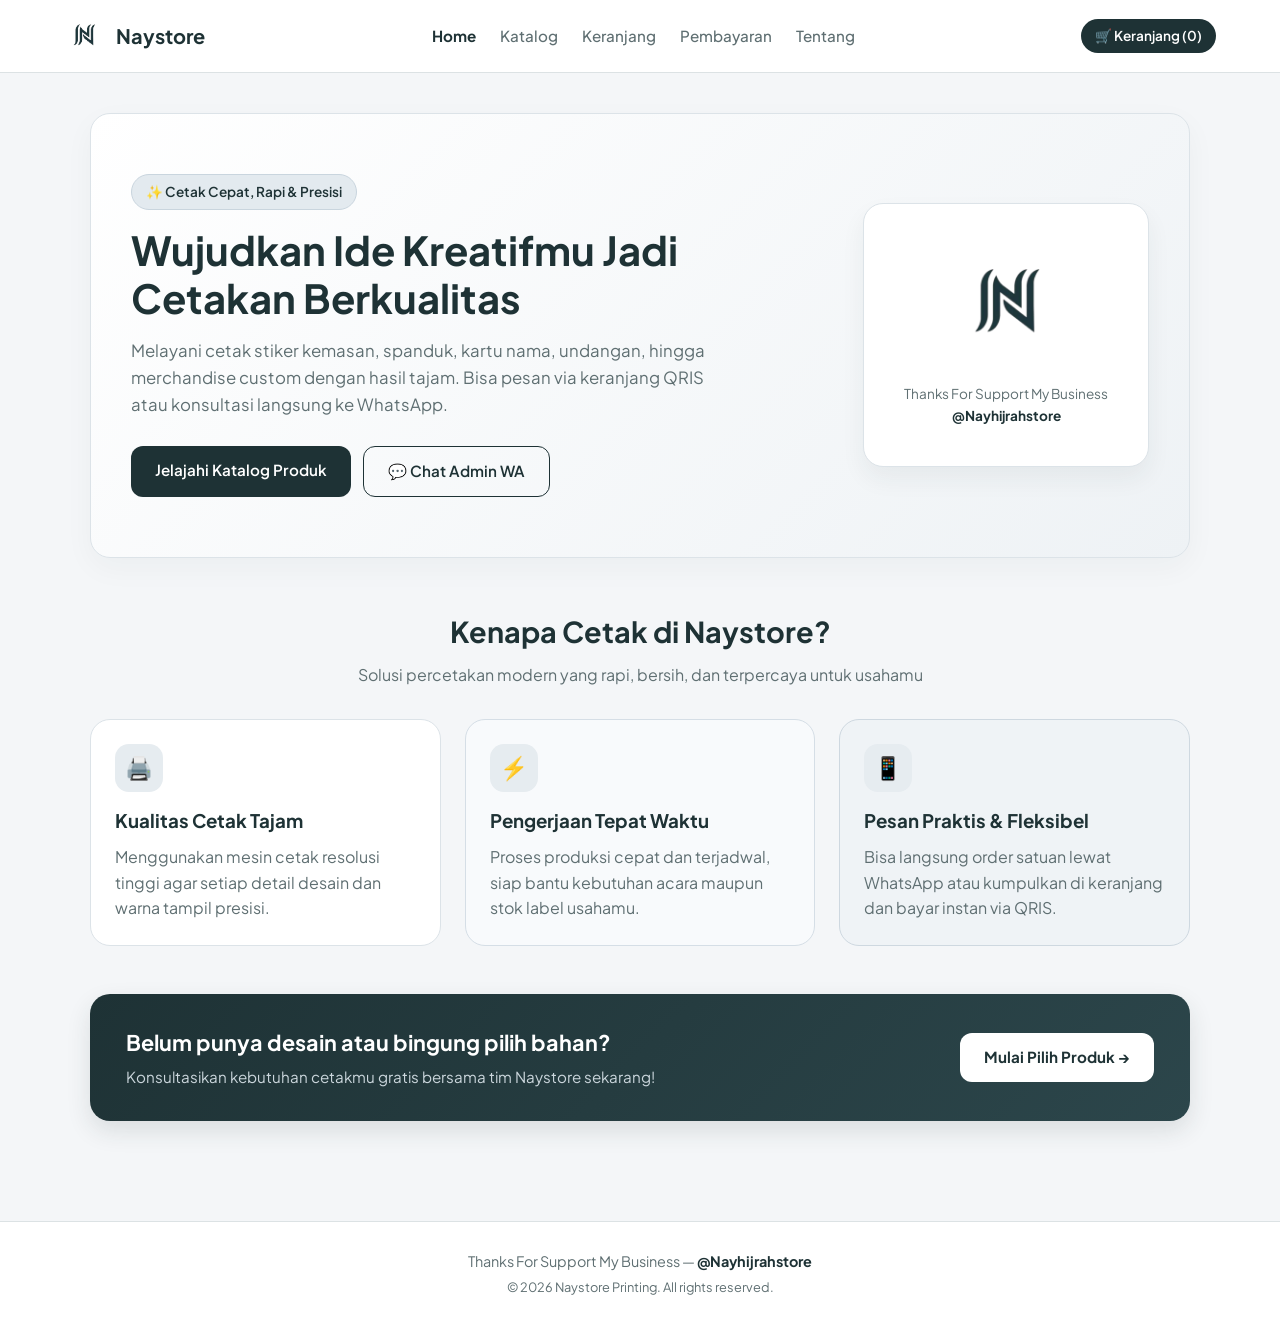
<file: index.html>
<!DOCTYPE html>
<html lang="id">
<head>
  <meta charset="UTF-8">
  <meta name="viewport" content="width=device-width, initial-scale=1.0">
  <title>Naystore | Percetakan Digital & Kreatif</title>
  <link rel="stylesheet" href="style.css">
  <style>
    /* Tema Bersih, Cerah & Selaras Warna Asli Logo Naystore */
    body {
      background-color: #F4F6F8;
      color: #1E3235;
    }

    .hero-clean {
      background: linear-gradient(135deg, #FFFFFF 0%, #EEF2F5 100%);
      border: 1.5px solid #DCE3E8;
      box-shadow: 0 10px 30px rgba(30, 50, 53, 0.04);
    }

    .badge-slate {
      background-color: #E3EAEF;
      color: #1E3235;
      border: 1px solid #C9D5DE;
    }

    .hero-card-clean {
      background-color: #FFFFFF;
      border: 1.5px solid #DCE3E8;
      box-shadow: 0 12px 24px rgba(30, 50, 53, 0.06);
    }

    /* 3 Kartu Keunggulan dengan Nuansa Bersih Senada Logo */
    .card-slate-1 {
      background-color: #FFFFFF;
      border: 1px solid #DCE3E8;
    }
    .card-slate-2 {
      background-color: #F8FAFC;
      border: 1px solid #D5DEE6;
    }
    .card-slate-3 {
      background-color: #EFF3F6;
      border: 1px solid #CED8E0;
    }

    .icon-pill-clean {
      width: 48px;
      height: 48px;
      border-radius: 14px;
      display: flex;
      align-items: center;
      justify-content: center;
      font-size: 1.4rem;
      margin-bottom: 14px;
      background-color: #E6ECF0;
      color: #1E3235;
    }

    /* Banner Ajakan Bawah yang Bersih & Elegan */
    .promo-strip-clean {
      margin-top: 48px;
      background: linear-gradient(135deg, #1E3235 0%, #2C464B 100%);
      color: #FFFFFF;
      border-radius: 20px;
      padding: 32px 36px;
      display: flex;
      justify-content: space-between;
      align-items: center;
      flex-wrap: wrap;
      gap: 20px;
      box-shadow: 0 10px 25px rgba(30, 50, 53, 0.12);
    }

    .btn-white-clean {
      background-color: #FFFFFF;
      color: #1E3235;
      font-weight: 700;
    }
    .btn-white-clean:hover {
      background-color: #E6ECF0;
      transform: translateY(-2px);
    }
  </style>
</head>
<body>

  <!-- Navigasi 5 Halaman -->
  <nav class="navbar">
    <a href="index.html" class="brand">
      <img src="assets/logo-nay.png" alt="Logo Naystore">
      <span>Naystore</span>
    </a>
    <ul class="nav-links">
      <li><a href="index.html" class="active">Home</a></li>
      <li><a href="katalog.html">Katalog</a></li>
      <li><a href="keranjang.html">Keranjang</a></li>
      <li><a href="pembayaran.html">Pembayaran</a></li>
      <li><a href="tentang.html">Tentang</a></li>
    </ul>
    <a href="keranjang.html" class="cart-badge">🛒 Keranjang (<span id="nav-cart-count">0</span>)</a>
  </nav>

  <main class="container">
    <!-- Banner Utama Bersih & Modern -->
    <section class="hero hero-clean">
      <div class="hero-text">
        <span class="badge-tag badge-slate">✨ Cetak Cepat, Rapi & Presisi</span>
        <h1>Wujudkan Ide Kreatifmu Jadi Cetakan Berkualitas</h1>
        <p>Melayani cetak stiker kemasan, spanduk, kartu nama, undangan, hingga merchandise custom dengan hasil tajam. Bisa pesan via keranjang QRIS atau konsultasi langsung ke WhatsApp.</p>
        <div class="hero-actions">
          <a href="katalog.html" class="btn btn-primary">Jelajahi Katalog Produk</a>
          <a href="https://wa.me/6285640766792?text=Halo%20Admin%20Naystore!%20Saya%20mau%20tanya-tanya%20seputar%20cetak%20custom." target="_blank" class="btn btn-outline">💬 Chat Admin WA</a>
        </div>
      </div>
      <div class="hero-card-visual hero-card-clean">
        <img src="assets/logo-nay.png" alt="Monogram Naystore">
        <p style="font-size: 0.85rem; color: var(--text-muted);">Thanks For Support My Business<br><strong style="color: var(--primary);">@Nayhijrahstore</strong></p>
      </div>
    </section>

    <!-- Keunggulan Layanan -->
    <section>
      <div class="section-title">
        <h2>Kenapa Cetak di Naystore?</h2>
        <p>Solusi percetakan modern yang rapi, bersih, dan terpercaya untuk usahamu</p>
      </div>
      <div class="grid-3">
        <div class="card card-slate-1">
          <div class="icon-pill-clean">🖨️</div>
          <h3>Kualitas Cetak Tajam</h3>
          <p style="color: var(--text-muted); margin-top: 8px;">Menggunakan mesin cetak resolusi tinggi agar setiap detail desain dan warna tampil presisi.</p>
        </div>
        <div class="card card-slate-2">
          <div class="icon-pill-clean">⚡</div>
          <h3>Pengerjaan Tepat Waktu</h3>
          <p style="color: var(--text-muted); margin-top: 8px;">Proses produksi cepat dan terjadwal, siap bantu kebutuhan acara maupun stok label usahamu.</p>
        </div>
        <div class="card card-slate-3">
          <div class="icon-pill-clean">📱</div>
          <h3>Pesan Praktis & Fleksibel</h3>
          <p style="color: var(--text-muted); margin-top: 8px;">Bisa langsung order satuan lewat WhatsApp atau kumpulkan di keranjang dan bayar instan via QRIS.</p>
        </div>
      </div>
    </section>

    <!-- Banner Ajakan Cetak di Bagian Bawah -->
    <section class="promo-strip-clean">
      <div>
        <h3 style="font-size: 1.35rem; margin-bottom: 4px;">Belum punya desain atau bingung pilih bahan?</h3>
        <p style="color: #CBD6DC; font-size: 0.95rem;">Konsultasikan kebutuhan cetakmu gratis bersama tim Naystore sekarang!</p>
      </div>
      <a href="katalog.html" class="btn btn-white-clean">Mulai Pilih Produk →</a>
    </section>
  </main>

  <footer>
    <p>Thanks For Support My Business — <strong>@Nayhijrahstore</strong></p>
    <p style="margin-top: 4px; font-size: 0.8rem;">&copy; 2026 Naystore Printing. All rights reserved.</p>
  </footer>

  <!-- Script untuk menyinkronkan angka keranjang di halaman Home -->
  <script>
    function updateBadge() {
      const cart = JSON.parse(localStorage.getItem('naystore_cart')) || [];
      const totalQty = cart.reduce((sum, item) => sum + item.qty, 0);
      document.getElementById('nav-cart-count').innerText = totalQty;
    }
    updateBadge();
  </script>

</body>
</html>
</file>
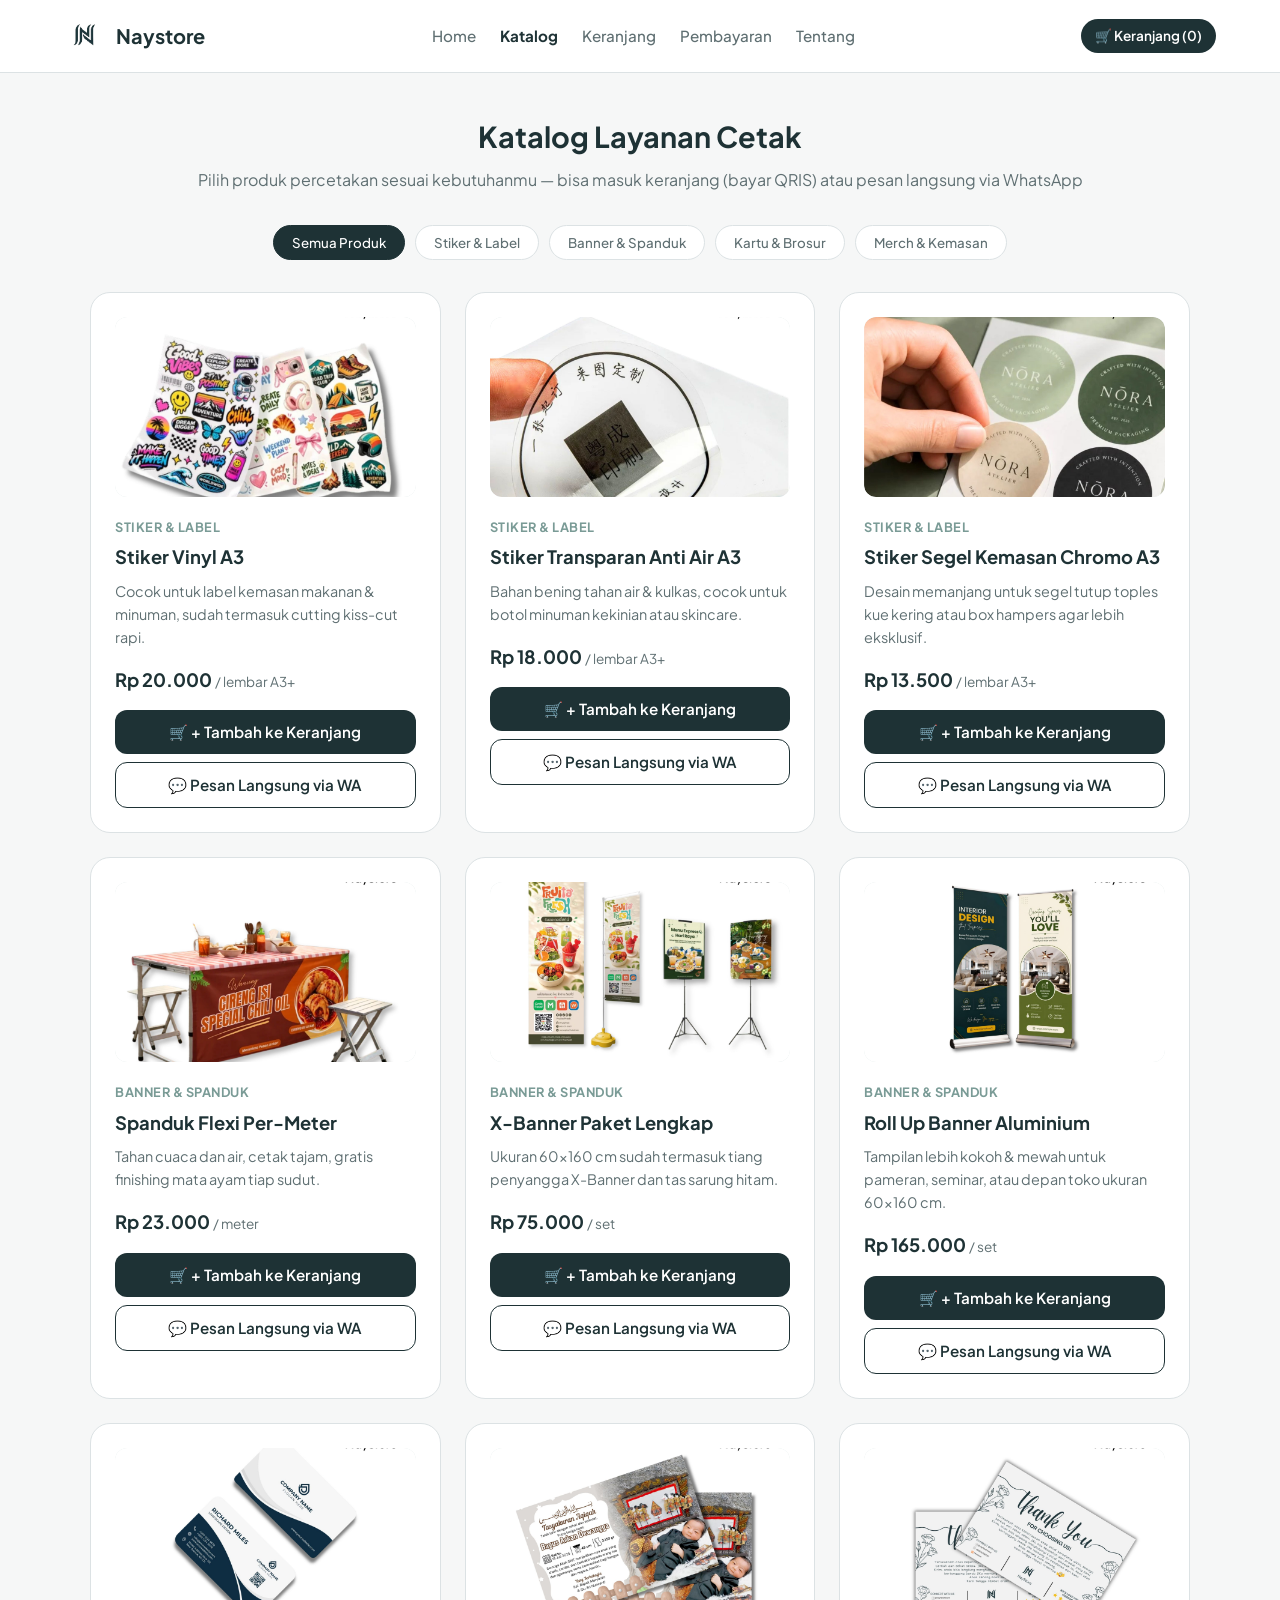
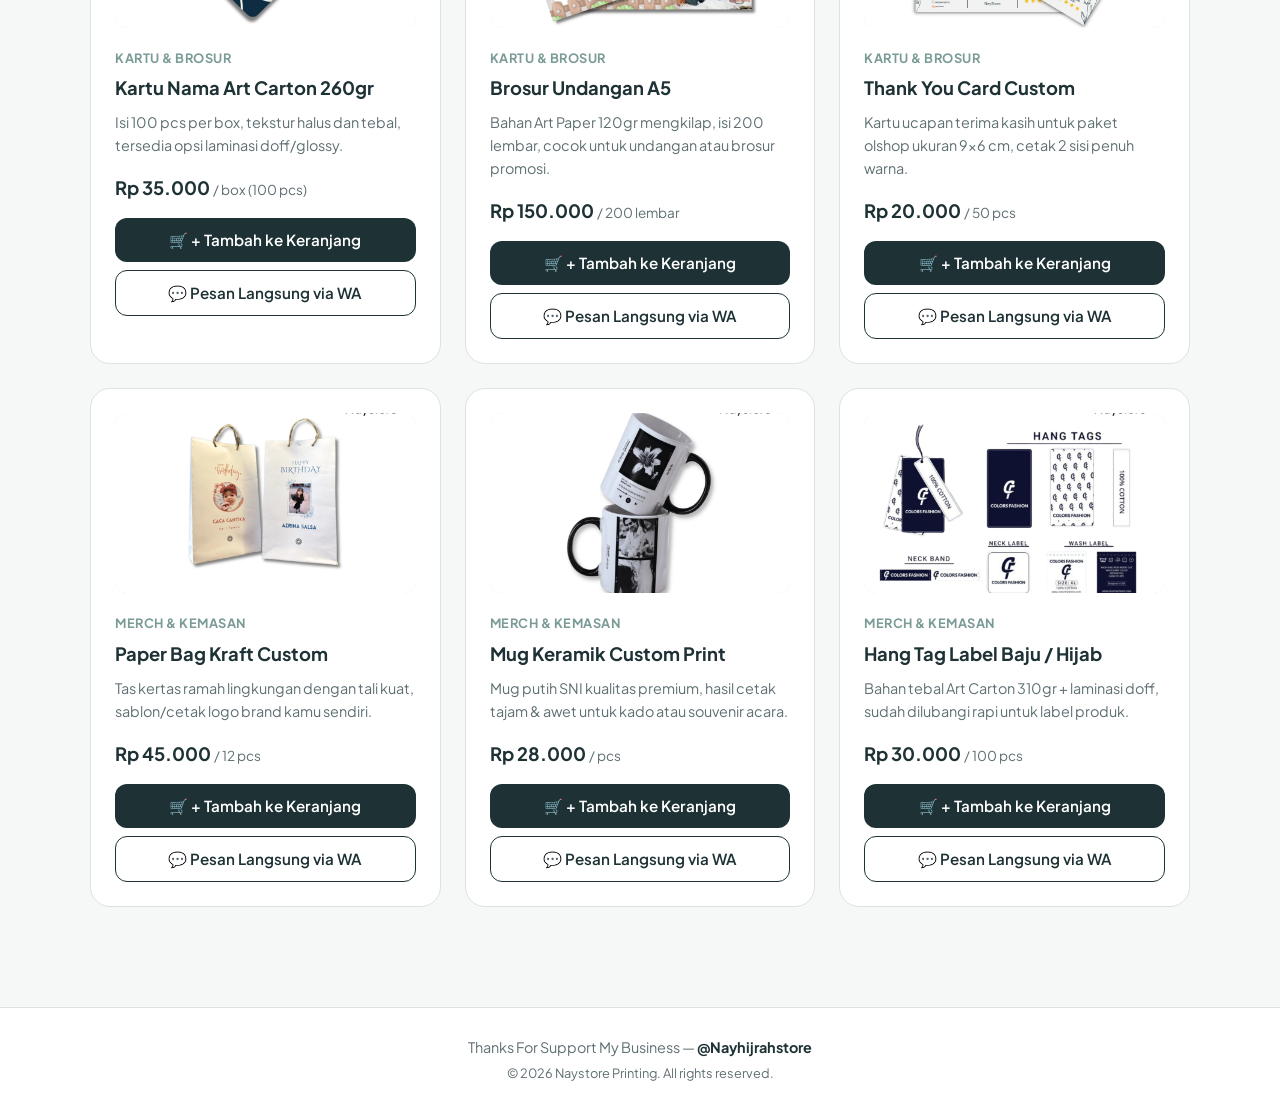
<file: katalog.html>
<!DOCTYPE html>
<html lang="id">
<head>
  <meta charset="UTF-8">
  <meta name="viewport" content="width=device-width, initial-scale=1.0">
  <title>Katalog Produk | Naystore</title>
  <link rel="stylesheet" href="style.css">
</head>
<body>

  <nav class="navbar">
    <a href="index.html" class="brand">
      <img src="assets/logo-nay.png" alt="Logo Naystore">
      <span>Naystore</span>
    </a>
    <ul class="nav-links">
      <li><a href="index.html">Home</a></li>
      <li><a href="katalog.html" class="active">Katalog</a></li>
      <li><a href="keranjang.html">Keranjang</a></li>
      <li><a href="pembayaran.html">Pembayaran</a></li>
      <li><a href="tentang.html">Tentang</a></li>
    </ul>
    <a href="keranjang.html" class="cart-badge">🛒 Keranjang (<span id="nav-cart-count">0</span>)</a>
  </nav>

  <main class="container">
    <div class="section-title">
      <h2>Katalog Layanan Cetak</h2>
      <p>Pilih produk percetakan sesuai kebutuhanmu — bisa masuk keranjang (bayar QRIS) atau pesan langsung via WhatsApp</p>
    </div>

    <!-- Filter Kategori -->
    <div class="filter-bar">
      <button class="filter-btn active" onclick="filterProduk('semua', this)">Semua Produk</button>
      <button class="filter-btn" onclick="filterProduk('stiker', this)">Stiker & Label</button>
      <button class="filter-btn" onclick="filterProduk('banner', this)">Banner & Spanduk</button>
      <button class="filter-btn" onclick="filterProduk('kertas', this)">Kartu & Brosur</button>
      <button class="filter-btn" onclick="filterProduk('merch', this)">Merch & Kemasan</button>
    </div>

    <!-- Daftar Produk (Total 12 Produk Lengkap dengan 2 Tombol) -->
    <div class="grid-3" id="product-list">
      
      <!-- KATEGORI 1: STIKER & LABEL -->
      <div class="card product-item" data-category="stiker">
        <div class="product-img-box">
          <img src="assets/stiker-vinyl.jpg" alt="Stiker Vinyl A3" style="width: 100%; height: 100%; object-fit: cover; border-radius: 12px;">
        </div>
        <span class="product-cat">Stiker & Label</span>
        <h3 class="product-title">Stiker Vinyl A3</h3>
        <p class="product-desc">Cocok untuk label kemasan makanan & minuman, sudah termasuk cutting kiss-cut rapi.</p>
        <div class="product-price">Rp 20.000 <span>/ lembar A3+</span></div>
        <div style="display: flex; gap: 8px; flex-direction: column;">
          <button class="btn btn-primary" style="width: 100%;" onclick="tambahKeranjang('Stiker Vinyl A3', 20000)">🛒 + Tambah ke Keranjang</button>
          <button class="btn btn-outline" style="width: 100%;" onclick="pesanViaWA('Stiker Vinyl A3', 20000)">💬 Pesan Langsung via WA</button>
        </div>
      </div>

      <div class="card product-item" data-category="stiker">
        <div class="product-img-box">
          <img src="assets/stiker-transparan.jpg" alt="Stiker Transparan Anti Air A3" style="width: 100%; height: 100%; object-fit: cover; border-radius: 12px;">
        </div>
        <span class="product-cat">Stiker & Label</span>
        <h3 class="product-title">Stiker Transparan Anti Air A3</h3>
        <p class="product-desc">Bahan bening tahan air & kulkas, cocok untuk botol minuman kekinian atau skincare.</p>
        <div class="product-price">Rp 18.000 <span>/ lembar A3+</span></div>
        <div style="display: flex; gap: 8px; flex-direction: column;">
          <button class="btn btn-primary" style="width: 100%;" onclick="tambahKeranjang('Stiker Transparan Anti Air A3', 18000)">🛒 + Tambah ke Keranjang</button>
          <button class="btn btn-outline" style="width: 100%;" onclick="pesanViaWA('Stiker Transparan Anti Air A3', 18000)">💬 Pesan Langsung via WA</button>
        </div>
      </div>

      <div class="card product-item" data-category="stiker">
        <div class="product-img-box">
          <img src="assets/stiker-segel.jpg" alt="Stiker Segel Kemasan Chromo A3" style="width: 100%; height: 100%; object-fit: cover; border-radius: 12px;">
        </div>
        <span class="product-cat">Stiker & Label</span>
        <h3 class="product-title">Stiker Segel Kemasan Chromo A3</h3>
        <p class="product-desc">Desain memanjang untuk segel tutup toples kue kering atau box hampers agar lebih eksklusif.</p>
        <div class="product-price">Rp 13.500 <span>/ lembar A3+</span></div>
        <div style="display: flex; gap: 8px; flex-direction: column;">
          <button class="btn btn-primary" style="width: 100%;" onclick="tambahKeranjang('Stiker Segel Kemasan Chromo A3', 13500)">🛒 + Tambah ke Keranjang</button>
          <button class="btn btn-outline" style="width: 100%;" onclick="pesanViaWA('Stiker Segel Kemasan Chromo A3', 13500)">💬 Pesan Langsung via WA</button>
        </div>
      </div>

      <!-- KATEGORI 2: BANNER & SPANDUK -->
      <div class="card product-item" data-category="banner">
        <div class="product-img-box">
          <img src="assets/spanduk-flexi.jpg" alt="Spanduk Flexi Per-Meter" style="width: 100%; height: 100%; object-fit: cover; border-radius: 12px;">
        </div>
        <span class="product-cat">Banner & Spanduk</span>
        <h3 class="product-title">Spanduk Flexi Per-Meter</h3>
        <p class="product-desc">Tahan cuaca dan air, cetak tajam, gratis finishing mata ayam tiap sudut.</p>
        <div class="product-price">Rp 23.000 <span>/ meter</span></div>
        <div style="display: flex; gap: 8px; flex-direction: column;">
          <button class="btn btn-primary" style="width: 100%;" onclick="tambahKeranjang('Spanduk Flexi Per-Meter', 23000)">🛒 + Tambah ke Keranjang</button>
          <button class="btn btn-outline" style="width: 100%;" onclick="pesanViaWA('Spanduk Flexi Per-Meter', 23000)">💬 Pesan Langsung via WA</button>
        </div>
      </div>

      <div class="card product-item" data-category="banner">
        <div class="product-img-box">
          <img src="assets/x-banner.jpg" alt="X-Banner Paket Lengkap" style="width: 100%; height: 100%; object-fit: cover; border-radius: 12px;">
        </div>
        <span class="product-cat">Banner & Spanduk</span>
        <h3 class="product-title">X-Banner Paket Lengkap</h3>
        <p class="product-desc">Ukuran 60x160 cm sudah termasuk tiang penyangga X-Banner dan tas sarung hitam.</p>
        <div class="product-price">Rp 75.000 <span>/ set</span></div>
        <div style="display: flex; gap: 8px; flex-direction: column;">
          <button class="btn btn-primary" style="width: 100%;" onclick="tambahKeranjang('X-Banner Paket Lengkap', 75000)">🛒 + Tambah ke Keranjang</button>
          <button class="btn btn-outline" style="width: 100%;" onclick="pesanViaWA('X-Banner Paket Lengkap', 75000)">💬 Pesan Langsung via WA</button>
        </div>
      </div>

      <div class="card product-item" data-category="banner">
        <div class="product-img-box">
          <img src="assets/rollup-banner.jpg" alt="Roll Up Banner Aluminium" style="width: 100%; height: 100%; object-fit: cover; border-radius: 12px;">
        </div>
        <span class="product-cat">Banner & Spanduk</span>
        <h3 class="product-title">Roll Up Banner Aluminium</h3>
        <p class="product-desc">Tampilan lebih kokoh & mewah untuk pameran, seminar, atau depan toko ukuran 60x160 cm.</p>
        <div class="product-price">Rp 165.000 <span>/ set</span></div>
        <div style="display: flex; gap: 8px; flex-direction: column;">
          <button class="btn btn-primary" style="width: 100%;" onclick="tambahKeranjang('Roll Up Banner Aluminium', 165000)">🛒 + Tambah ke Keranjang</button>
          <button class="btn btn-outline" style="width: 100%;" onclick="pesanViaWA('Roll Up Banner Aluminium', 165000)">💬 Pesan Langsung via WA</button>
        </div>
      </div>

      <!-- KATEGORI 3: KARTU & BROSUR -->
      <div class="card product-item" data-category="kertas">
        <div class="product-img-box">
          <img src="assets/kartu-nama.jpg" alt="Kartu Nama Art Carton 260gr" style="width: 100%; height: 100%; object-fit: cover; border-radius: 12px;">
        </div>
        <span class="product-cat">Kartu & Brosur</span>
        <h3 class="product-title">Kartu Nama Art Carton 260gr</h3>
        <p class="product-desc">Isi 100 pcs per box, tekstur halus dan tebal, tersedia opsi laminasi doff/glossy.</p>
        <div class="product-price">Rp 35.000 <span>/ box (100 pcs)</span></div>
        <div style="display: flex; gap: 8px; flex-direction: column;">
          <button class="btn btn-primary" style="width: 100%;" onclick="tambahKeranjang('Kartu Nama Art Carton 260gr', 35000)">🛒 + Tambah ke Keranjang</button>
          <button class="btn btn-outline" style="width: 100%;" onclick="pesanViaWA('Kartu Nama Art Carton 260gr', 35000)">💬 Pesan Langsung via WA</button>
        </div>
      </div>

      <div class="card product-item" data-category="kertas">
        <div class="product-img-box">
          <img src="assets/brosur-a5.jpg" alt="Brosur Undangan A5" style="width: 100%; height: 100%; object-fit: cover; border-radius: 12px;">
        </div>
        <span class="product-cat">Kartu & Brosur</span>
        <h3 class="product-title">Brosur Undangan A5</h3>
        <p class="product-desc">Bahan Art Paper 120gr mengkilap, isi 200 lembar, cocok untuk undangan atau brosur promosi.</p>
        <div class="product-price">Rp 150.000 <span>/ 200 lembar</span></div>
        <div style="display: flex; gap: 8px; flex-direction: column;">
          <button class="btn btn-primary" style="width: 100%;" onclick="tambahKeranjang('Brosur Undangan A5', 150000)">🛒 + Tambah ke Keranjang</button>
          <button class="btn btn-outline" style="width: 100%;" onclick="pesanViaWA('Brosur Undangan A5', 150000)">💬 Pesan Langsung via WA</button>
        </div>
      </div>

      <div class="card product-item" data-category="kertas">
        <div class="product-img-box">
          <img src="assets/thankyou-card.jpg" alt="Thank You Card Custom" style="width: 100%; height: 100%; object-fit: cover; border-radius: 12px;">
        </div>
        <span class="product-cat">Kartu & Brosur</span>
        <h3 class="product-title">Thank You Card Custom</h3>
        <p class="product-desc">Kartu ucapan terima kasih untuk paket olshop ukuran 9x6 cm, cetak 2 sisi penuh warna.</p>
        <div class="product-price">Rp 20.000 <span>/ 50 pcs</span></div>
        <div style="display: flex; gap: 8px; flex-direction: column;">
          <button class="btn btn-primary" style="width: 100%;" onclick="tambahKeranjang('Thank You Card Custom', 20000)">🛒 + Tambah ke Keranjang</button>
          <button class="btn btn-outline" style="width: 100%;" onclick="pesanViaWA('Thank You Card Custom', 20000)">💬 Pesan Langsung via WA</button>
        </div>
      </div>

      <!-- KATEGORI 4: MERCH & KEMASAN -->
      <div class="card product-item" data-category="merch">
        <div class="product-img-box">
          <img src="assets/paper-bag.jpg" alt="Paper Bag Kraft Custom" style="width: 100%; height: 100%; object-fit: cover; border-radius: 12px;">
        </div>
        <span class="product-cat">Merch & Kemasan</span>
        <h3 class="product-title">Paper Bag Kraft Custom</h3>
        <p class="product-desc">Tas kertas ramah lingkungan dengan tali kuat, sablon/cetak logo brand kamu sendiri.</p>
        <div class="product-price">Rp 45.000 <span>/ 12 pcs</span></div>
        <div style="display: flex; gap: 8px; flex-direction: column;">
          <button class="btn btn-primary" style="width: 100%;" onclick="tambahKeranjang('Paper Bag Kraft Custom', 45000)">🛒 + Tambah ke Keranjang</button>
          <button class="btn btn-outline" style="width: 100%;" onclick="pesanViaWA('Paper Bag Kraft Custom', 45000)">💬 Pesan Langsung via WA</button>
        </div>
      </div>

      <div class="card product-item" data-category="merch">
        <div class="product-img-box">
          <img src="assets/mug-custom.jpg" alt="Mug Keramik Custom Print" style="width: 100%; height: 100%; object-fit: cover; border-radius: 12px;">
        </div>
        <span class="product-cat">Merch & Kemasan</span>
        <h3 class="product-title">Mug Keramik Custom Print</h3>
        <p class="product-desc">Mug putih SNI kualitas premium, hasil cetak tajam & awet untuk kado atau souvenir acara.</p>
        <div class="product-price">Rp 28.000 <span>/ pcs</span></div>
        <div style="display: flex; gap: 8px; flex-direction: column;">
          <button class="btn btn-primary" style="width: 100%;" onclick="tambahKeranjang('Mug Keramik Custom Print', 28000)">🛒 + Tambah ke Keranjang</button>
          <button class="btn btn-outline" style="width: 100%;" onclick="pesanViaWA('Mug Keramik Custom Print', 28000)">💬 Pesan Langsung via WA</button>
        </div>
      </div>

      <div class="card product-item" data-category="merch">
        <div class="product-img-box">
          <img src="assets/hang-tag.jpg" alt="Hang Tag Label Baju / Hijab" style="width: 100%; height: 100%; object-fit: cover; border-radius: 12px;">
        </div>
        <span class="product-cat">Merch & Kemasan</span>
        <h3 class="product-title">Hang Tag Label Baju / Hijab</h3>
        <p class="product-desc">Bahan tebal Art Carton 310gr + laminasi doff, sudah dilubangi rapi untuk label produk.</p>
        <div class="product-price">Rp 30.000 <span>/ 100 pcs</span></div>
        <div style="display: flex; gap: 8px; flex-direction: column;">
          <button class="btn btn-primary" style="width: 100%;" onclick="tambahKeranjang('Hang Tag Label Baju / Hijab', 30000)">🛒 + Tambah ke Keranjang</button>
          <button class="btn btn-outline" style="width: 100%;" onclick="pesanViaWA('Hang Tag Label Baju / Hijab', 30000)">💬 Pesan Langsung via WA</button>
        </div>
      </div>

    </div>
  </main>

  <footer>
    <p>Thanks For Support My Business — <strong>@Nayhijrahstore</strong></p>
    <p style="margin-top: 4px; font-size: 0.8rem;">&copy; 2026 Naystore Printing. All rights reserved.</p>
  </footer>

  <script>
    const NOMOR_WA_ADMIN = "6285640766792";

    function filterProduk(kategori, btn) {
      document.querySelectorAll('.filter-btn').forEach(b => b.classList.remove('active'));
      btn.classList.add('active');

      document.querySelectorAll('.product-item').forEach(item => {
        if (kategori === 'semua' || item.dataset.category === kategori) {
          item.style.display = 'block';
        } else {
          item.style.display = 'none';
        }
      });
    }

    function updateBadge() {
      const cart = JSON.parse(localStorage.getItem('naystore_cart')) || [];
      const totalQty = cart.reduce((sum, item) => sum + item.qty, 0);
      document.getElementById('nav-cart-count').innerText = totalQty;
    }

    function tambahKeranjang(nama, harga) {
      let cart = JSON.parse(localStorage.getItem('naystore_cart')) || [];
      const index = cart.findIndex(item => item.nama === nama);
      if (index > -1) {
        cart[index].qty += 1;
      } else {
        cart.push({ nama: nama, harga: harga, qty: 1 });
      }
      localStorage.setItem('naystore_cart', JSON.stringify(cart));
      updateBadge();
      alert('✅ "' + nama + '" berhasil masuk ke keranjang!');
    }

    function pesanViaWA(nama, harga) {
      const hargaFormat = 'Rp ' + harga.toLocaleString('id-ID');
      const pesan = `Halo Admin Naystore! Saya mau pesan layanan cetak:\n\n` +
                    `• *Produk:* ${nama}\n` +
                    `• *Harga:* ${hargaFormat}\n` +
                    `• *Jumlah:* 1\n\n` +
                    `Mohon info untuk pengiriman file desain dan pembayarannya ya. Terima kasih!`;

      const urlWA = `https://wa.me/${NOMOR_WA_ADMIN}?text=${encodeURIComponent(pesan)}`;
      window.open(urlWA, '_blank');
    }

    updateBadge();
  </script>

</body>
</html>
</file>
<file: style.css>
@import url('https://fonts.googleapis.com/css2?family=Plus+Jakarta+Sans:wght@400;500;600;700&display=swap');

:root {
  --primary: #1E3235;       /* Warna monogram N */
  --primary-light: #2d494d;
  --accent: #7A9B96;        /* Sage green estetik */
  --accent-soft: #EBF1F0;
  --bg-body: #F6F7F7;       /* Latar cerah bersih */
  --bg-card: #FFFFFF;
  --text-main: #1E3235;
  --text-muted: #5F6F72;
  --border-color: #DCE2E4;
  --radius-lg: 20px;
  --radius-md: 12px;
}

* {
  margin: 0;
  padding: 0;
  box-sizing: border-box;
  font-family: 'Plus Jakarta Sans', sans-serif;
}

body {
  background-color: var(--bg-body);
  color: var(--text-main);
  line-height: 1.6;
}

/* --- NAVBAR --- */
.navbar {
  background-color: var(--bg-card);
  border-bottom: 1px solid var(--border-color);
  padding: 16px 5%;
  display: flex;
  justify-content: space-between;
  align-items: center;
  position: sticky;
  top: 0;
  z-index: 100;
}

.brand {
  display: flex;
  align-items: center;
  gap: 12px;
  text-decoration: none;
  color: var(--primary);
  font-weight: 700;
  font-size: 1.25rem;
}

.brand img {
  height: 40px;
  width: 40px;
  object-fit: contain;
  border-radius: 10px;
}

.nav-links {
  display: flex;
  list-style: none;
  gap: 24px;
  align-items: center;
}

.nav-links a {
  text-decoration: none;
  color: var(--text-muted);
  font-weight: 500;
  font-size: 0.95rem;
  transition: 0.2s;
}

.nav-links a:hover,
.nav-links a.active {
  color: var(--primary);
  font-weight: 700;
}

.cart-badge {
  background-color: var(--primary);
  color: #fff;
  padding: 6px 14px;
  border-radius: 50px;
  font-size: 0.85rem;
  font-weight: 600;
  text-decoration: none;
}

/* --- CONTAINER & BUTTONS --- */
.container {
  max-width: 1140px;
  margin: 0 auto;
  padding: 40px 20px;
}

.btn {
  display: inline-block;
  padding: 12px 24px;
  border-radius: var(--radius-md);
  font-weight: 600;
  text-decoration: none;
  cursor: pointer;
  border: none;
  transition: 0.2s ease;
  font-size: 0.95rem;
}

.btn-primary {
  background-color: var(--primary);
  color: #FFFFFF;
}

.btn-primary:hover {
  background-color: var(--primary-light);
  transform: translateY(-2px);
}

.btn-outline {
  background-color: transparent;
  border: 1.5px solid var(--primary);
  color: var(--primary);
}

.btn-outline:hover {
  background-color: var(--accent-soft);
}

/* --- HERO SECTION (HOME) --- */
.hero {
  background-color: var(--bg-card);
  border: 1px solid var(--border-color);
  border-radius: var(--radius-lg);
  padding: 60px 40px;
  display: flex;
  align-items: center;
  justify-content: space-between;
  gap: 40px;
  margin-bottom: 50px;
}

.hero-text {
  max-width: 580px;
}

.badge-tag {
  display: inline-block;
  background-color: var(--accent-soft);
  color: var(--primary);
  padding: 6px 14px;
  border-radius: 50px;
  font-size: 0.85rem;
  font-weight: 600;
  margin-bottom: 16px;
}

.hero-text h1 {
  font-size: 2.5rem;
  line-height: 1.2;
  margin-bottom: 16px;
}

.hero-text p {
  color: var(--text-muted);
  margin-bottom: 28px;
  font-size: 1.05rem;
}

.hero-actions {
  display: flex;
  gap: 12px;
  flex-wrap: wrap;
}

.hero-card-visual {
  background-color: var(--bg-body);
  border: 1px solid var(--border-color);
  border-radius: var(--radius-lg);
  padding: 40px;
  text-align: center;
  min-width: 260px;
}

.hero-card-visual img {
  width: 120px;
  margin-bottom: 12px;
}

/* --- GRID & CARDS --- */
.section-title {
  text-align: center;
  margin-bottom: 32px;
}

.section-title h2 {
  font-size: 1.8rem;
  margin-bottom: 8px;
}

.section-title p {
  color: var(--text-muted);
}

.grid-3 {
  display: grid;
  grid-template-columns: repeat(auto-fit, minmax(280px, 1fr));
  gap: 24px;
}

.card {
  background-color: var(--bg-card);
  border: 1px solid var(--border-color);
  border-radius: var(--radius-lg);
  padding: 24px;
  transition: 0.2s;
}

.card:hover {
  border-color: var(--accent);
  box-shadow: 0 8px 24px rgba(30, 50, 53, 0.06);
}

/* --- KATALOG SPECIFIC --- */
.filter-bar {
  display: flex;
  justify-content: center;
  gap: 10px;
  flex-wrap: wrap;
  margin-bottom: 32px;
}

.filter-btn {
  padding: 8px 18px;
  border-radius: 50px;
  border: 1px solid var(--border-color);
  background: var(--bg-card);
  color: var(--text-muted);
  cursor: pointer;
  font-weight: 500;
  transition: 0.2s;
}

.filter-btn.active,
.filter-btn:hover {
  background: var(--primary);
  color: #fff;
  border-color: var(--primary);
}

.product-img-box {
  height: 180px;
  background-color: var(--accent-soft);
  border-radius: var(--radius-md);
  overflow: hidden;
  margin-bottom: 16px;
}

.product-img-box img {
  width: 100%;
  height: 100%;
  object-fit: cover; /* Foto otomatis menyesuaikan kotak tanpa gepeng */
  transition: transform 0.3s ease;
}

.card:hover .product-img-box img {
  transform: scale(1.05); /* Efek zoom halus saat kursor diarahkan ke produk */
}

.product-cat {
  font-size: 0.8rem;
  color: var(--accent);
  font-weight: 700;
  text-transform: uppercase;
  letter-spacing: 0.5px;
}

.product-title {
  font-size: 1.15rem;
  margin: 4px 0 8px;
}

.product-desc {
  font-size: 0.9rem;
  color: var(--text-muted);
  margin-bottom: 16px;
}

.product-price {
  font-size: 1.15rem;
  font-weight: 700;
  color: var(--primary);
  margin-bottom: 16px;
}

.product-price span {
  font-size: 0.85rem;
  font-weight: 400;
  color: var(--text-muted);
}

/* --- FOOTER --- */
footer {
  background-color: var(--bg-card);
  border-top: 1px solid var(--border-color);
  text-align: center;
  padding: 28px 20px;
  margin-top: 60px;
  color: var(--text-muted);
  font-size: 0.9rem;
}

footer strong {
  color: var(--primary);
}

/* --- RESPONSIVE --- */
@media (max-width: 768px) {
  .hero {
    flex-direction: column;
    text-align: center;
    padding: 36px 24px;
  }
  .hero-actions {
    justify-content: center;
  }
  .nav-links {
    gap: 14px;
    font-size: 0.85rem;
  }
}
</file>
